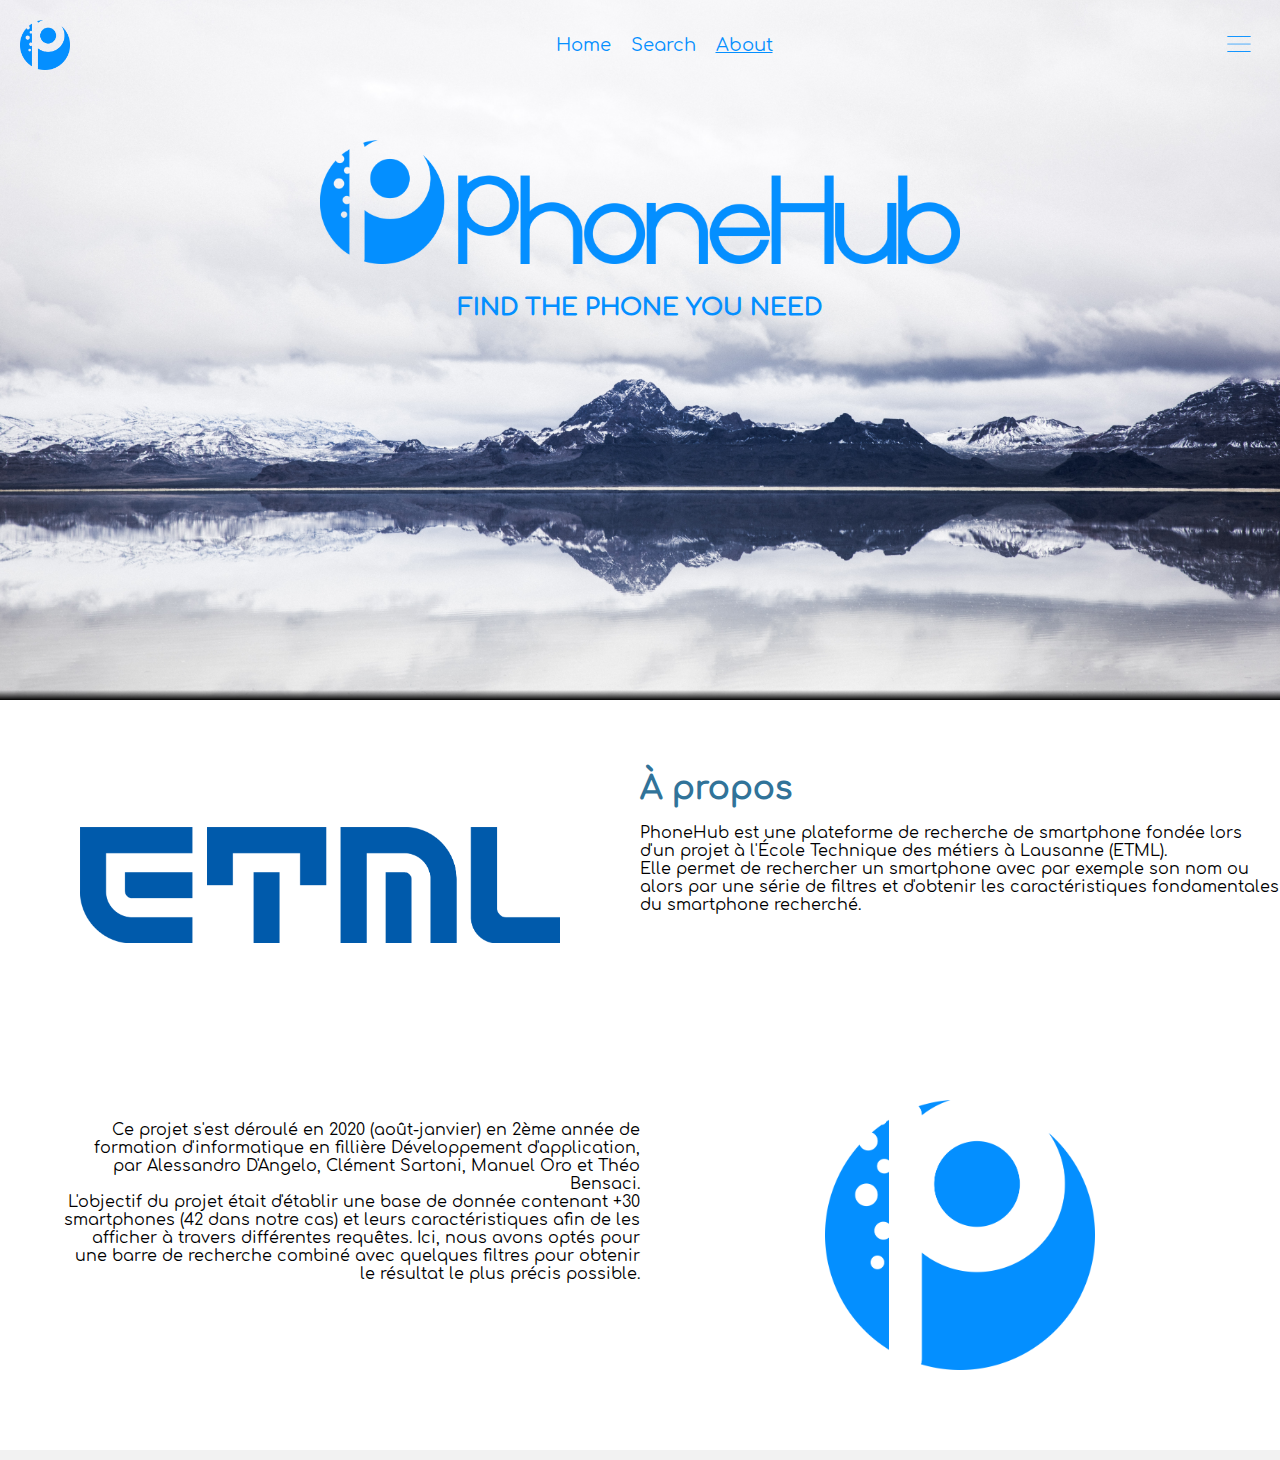
<file: NewSiteProjetSQL/html/about.html>
<!DOCTYPE html>
<html lang="fr">
    <head>
        <!--
            By      : Alessandro D'Angelo
            Date        : 09.12.2020
            Desc : About Page for PhoneHub
        -->
        <title>PhoneHub Home</title>
        <meta charset="utf-8">
        <link rel="stylesheet" type="text/css" href="../css/style.css">
        <script src="../js/HomeFunction.js"></script> 
        <script src="../js/PhoneSlotClass.js"></script>
        <script src="../js/GenGlobalEllement.js"></script>
    </head>
    <body onload="genPhoneListe(); GenEllement();">
        <div id="Container">
            <div id="FirstView">
                <div class="Menu">
                    <img id="ShortLogo" src="../oder/Image/LogoShort.png" alt="PhoneHub short logo">
                    <ul>
                        <li><a href="../html/home.html">Home</a></li>
                        <li><a href="../html/Search.html">Search</a></li>
                        <li><a id="Selected" href="../html/about.html">About</a></li>
                    </ul>
                    <button><img id="MenuIcon" src="../oder/Image/MenuIcon.png" alt="Menu icon"></button>
                </div>
                <div id="SearchTitle">
                    <img id="LongLogo" src="../oder/Image/LogoLong.png" width="50%" alt="PhoneHub long logo">
                    <h2 id="SubTitle">FIND THE PHONE YOU NEED</h2>
                </div>
                <div id="Shadow"></div>
            </div>
            </div>
            <div id="HomeAbout">
                <div class="AboutParagraphe">
                    <div id="Image">
                        <img id="EtmlLogo" src="../oder/Image/etml.png" alt="ETML logo">
                    </div>
                    <div id="Text">
                        <div id="AboutTitle">
                            <h1 id ="AboutTitle" style="color: #317399;">&Agrave; propos</h1>
                        </div>
                        <p"><br>PhoneHub est une plateforme de recherche de smartphone fond&eacute;e lors d'un projet &agrave; l'&Eacute;cole Technique des m&eacute;tiers &agrave; Lausanne (ETML).<br>Elle permet de rechercher un smartphone avec par exemple son nom ou alors par une s&eacute;rie de filtres et d'obtenir les caract&eacute;ristiques fondamentales du smartphone recherch&eacute;.</p>
                        <p>&nbsp;</p>
                    </div>
                </div>
                <div class="AboutParagraphe">
                    <div id="TextLeft">
                        <h1></h1>
                        <div id="Txt">
                            <p>
                                Ce projet s'est d&eacute;roul&eacute; en 2020 (ao&ucirc;t-janvier) en 2&egrave;me ann&eacute;e de formation d'informatique en fillière Développement d'application, par Alessandro D'Angelo, Cl&eacute;ment Sartoni, Manuel Oro et Th&eacute;o Bensaci.<br>L'objectif du projet &eacute;tait d'&eacute;tablir une base de donn&eacute;e contenant +30 smartphones (42 dans notre cas) et leurs caract&eacute;ristiques afin de les afficher &agrave; travers diff&eacute;rentes requ&ecirc;tes. Ici, nous avons opt&eacute;s pour une barre de recherche combin&eacute; avec quelques filtres pour obtenir le r&eacute;sultat le plus pr&eacute;cis possible.
                            </p>
                        <p>&nbsp;</p>
                        </div>
                    </div>
                    <div id="Image">
                        <img src="../oder/Image/LogoShort.png" alt="Logo">
                    </div>
                </div>
            </div>
            <footer>
            </footer>
        </div>
    </body>
</html>
</file>
<file: NewSiteProjetSQL/css/style.css>
/*
    ETML
    By : Theo Bensaci
    Date : 24.11.2020
    Desc : style du site "PhoneHub"
*/

/* Graphical Chart Setup */
    :root{
        --fontColor: #048FFF;
        --borderColor: #00549A;
    }
    /* Font Set-up */
    @font-face {
        font-family: PhoneHubFont;
        src: url("../oder/Font/Comfortaa.ttf");
    }

/* style setup */
body{
    margin: 0;
}

#Container{
    margin: 0;
    padding: 0;
    font-family: PhoneHubFont;
}
    #FirstView{
        background-image: url("../oder/Image/BackGroundFirstViewDiv.jpg");
        background-size: 100%;
        background-position: center;
        margin: 0;
        height: 700px;
        display: flex;
        flex-direction: column;
        position: relative;
    }


        .Menu{
            display: flex;
            height: 50px;
            justify-items: center;
            justify-content: space-between;
            margin: 20px;
        }
        .Menu ul{
            display: flex;
            margin:0;
            list-style-type: none;
            font-style: normal;
            font-family: PhoneHubFont;
            font-size: large;
            color: var(--fontColor);
        }
        .Menu ul li {
            margin: 10px;
            text-align: center;
            align-self: center;
        }
        .Menu ul li a{
            color: var(--fontColor);
            text-decoration: none;
        }
        .Menu ul li #Selected{
            color: var(--fontColor);
            text-decoration: underline;
        }
        .Menu button{
            background-color: transparent;
            border-style: none;
        }
        .Menu #ShortLogo{
            width: 50px;
            height: 50px;
        }
        .Menu #SearchContent{
            opacity: 0;
            position: absolute;
            right: 35px;
            top: 11px;
            width: 0px;
            transition: width 0.5s, opacity 0.5s;
        }
        .Menu #MenuIcon{
            width: 30px;
            height: 30px;
            position: relative;
            z-index: 1;
        }
        #SearchContent .Search{
            width: 100%;
        }
        .Menu #SearchMenu:hover #SearchContent {
            opacity: 1;
            width: 300px;
        }



        #SearchTitle{
            display: flex;
            flex-direction: column;
            align-items: center;
            margin-top: 50px;
        }
            #SearchTitle #SubTitle{
                margin-top: 30px;
                list-style-type: none;
                font-style: normal;
                font-family: PhoneHubFont;
                color: var(--fontColor);
            }
.Search{
    display: flex;
    justify-content: space-between;
    align-items: center;

    background-color: white;
    border-radius: 50px;
    border-color: var(--borderColor);
    border-width: 5px;
    border-style: solid;
    height: 40px;
    width: 50%;
    padding-left: 10px;
    padding-right: 10px;
}
    .Search img{
        height: 30px;
    }
    .Search button{
        background-color: transparent;
        border-style: none;
    }
    .Search input{
        background-color: transparent;
        border-style: none;
        width: 95%;
        font-style: normal;
        font-family: PhoneHubFont;
        color: var(--fontColor);
        font-size: medium;
    }

        #Shadow{
            position: absolute;
            bottom: 0px;
            width: 100%;
            background: rgb(0,0,0) 0%;
            background: linear-gradient(0deg, rgba(0,0,0,1) 0%, rgba(0,0,0,0) 100%);
            height: 10px;
        }
    #PhoneShow{
        background-image: url("../oder/Image/PhoneShowBackground1.jpg");
        background-size: 100%;
        background-position: center;
        margin: 0;
        display: flex;
        flex-direction: column;
        position: relative;
        justify-content: center;
        height: 600px;
        font-style: normal;
        font-family: PhoneHubFont;
        color: white;
        font-size: medium;

        position: relative;
    }
        #PhoneShow #PhoneWindow{
            display: flex;
            justify-content: space-between;
        }
            #PhoneShow #PhoneWindow .switch{
                background-color: transparent;
                border-style: none;
                transition-duration: 0.4s;
                cursor: pointer;

                --bntSize:25px;
                --bntColor: rgba(255, 255, 255, 0.5);
            }
            #PhoneShow #PhoneWindow .switch:hover{
                background-color: transparent;
                border-style: none;

                --bntColor: white;
            }
            #PhoneShow #PhoneWindow .switch .arrow-left{
                width: 0; 
                height: 0; 
                border-top: var(--bntSize) solid transparent;
                border-bottom: var(--bntSize) solid transparent; 
                
                border-right:var(--bntSize) solid var(--bntColor); 
            }
            #PhoneShow #PhoneWindow .switch .arrow-right{
                width: 0; 
                height: 0; 
                border-top: var(--bntSize) solid transparent;
                border-bottom: var(--bntSize) solid transparent; 
                
                border-left:var(--bntSize) solid var(--bntColor); 
            }

            #PhoneShow #PhoneWindow #PhoneInfo{
                display: flex;
                width: 100%;
            }
                #PhoneShow #PhoneWindow #PhoneInfo #Desc{
                    display: flex;
                    flex-direction: column;
                }
                #PhoneShow #PhoneWindow #PhoneInfo #Desc h1{
                    font-size: 50px;
                }
                #PhoneShow #PhoneWindow #PhoneInfo #Desc h2{
                    margin: 5px;
                    font-weight: normal;
                }
                #PhoneShow #PhoneWindow #PhoneInfo a #PhoneImage{
                    width: 500px;
                    height: 500px;
                }

        #PhoneShow #Price{
            position: absolute;
            bottom: 50px;
            right: 5%;
            font-size: 40px;
            margin: 0;
        }

        #PhoneShow #PageView{
            display: flex;
            justify-content: center;
            align-items: center;
        }
            #PhoneShow #PageView .PageBnt{
                --size:20px;
                height: var(--size);
                width: var(--size);
                border-radius: 90px;
                border-style: none;
                margin: 10px;
                background-color: rgb(204, 204, 204);

                transition-duration: 0.4s;
                cursor: pointer;
            }
                #PhoneShow #PageView .PageBnt:hover{
                    --size:30px;
                    height: var(--size);
                    width: var(--size);
                    background-color: white;
                }

                #PhoneShow #PageView #Selected{
                    --size:30px;
                    height: var(--size);
                    width: var(--size);
                    background-color: white;
                }

    #PhoneList{
        padding-top: 20px;
        background-color: #F2F2F2;
        background-size: 100%;
        background-position: bottom;
        display: flex;
        width: 100%;
        flex-direction: column;
    }
        #PhoneSwitch{
            display: flex;
            width: 100%;
            justify-content: space-between;
        }
            #PhoneSwitch #PhoneContender{
                display: flex;
                width: 90%;
                justify-content: space-between;
            }
            #PhoneList .switch{
                background-color: transparent;
                border-style: none;
                transition-duration: 0.4s;
                cursor: pointer;

                --bntSize:25px;
                --bntColor:  #048eff6e;

            }
            #PhoneList .switch:hover{
                background-color: transparent;
                border-style: none;

                --bntColor:  #048FFF;
            }
            #PhoneList .switch .arrow-left{
                width: 0; 
                height: 0; 
                border-top: var(--bntSize) solid transparent;
                border-bottom: var(--bntSize) solid transparent; 
                
                border-right:var(--bntSize) solid var(--bntColor); 
            }
             .switch .arrow-right{
                width: 0; 
                height: 0; 
                border-top: var(--bntSize) solid transparent;
                border-bottom: var(--bntSize) solid transparent; 
                
                border-left:var(--bntSize) solid var(--bntColor); 
            }
            #PhoneList #PageView{
                display: flex;
                justify-content: center;
                align-items: center;
            }
            #PhoneList  #PageView .PageBnt{
                    --size:20px;
                    height: var(--size);
                    width: var(--size);
                    border-radius: 90px;
                    border-style: none;
                    margin: 10px;
                    background-color: #048eff6e;
    
                    transition-duration: 0.4s;
                    cursor: pointer;
                }
                #PhoneList #PageView .PageBnt:hover{
                        --size:25px;
                        height: var(--size);
                        width: var(--size);
                        background-color: #048FFF;
                    }
    
                    #PhoneList  #PageView #Selected{
                        --size:25px;
                        height: var(--size);
                        width: var(--size);
                        background-color: #048FFF;
                    }
        #Wave{
            width: 100%;
            height: 150px;
            background-image: url("../oder/Image/WavebackGround.png");
            background-size: 100%;
            background-repeat: repeat-x;
        }
    #HomeAbout{
        background-color: white;
        width: 100%;
        height: 700px;
    }
    
            
.PhoneSlots{
    padding-top: 10px;
    background-color: white;
    border-radius: 50px;
    display: flex;
    flex-direction: column;
    align-items: center;
    font-style: normal;
    font-family: PhoneHubFont;
    color: var(--fontColor);
    margin: 20px;
    animation-name: Spawn;
    animation-duration: 1s;
}
@keyframes Spawn {
    from {opacity: 0; transform: translateY(20px);}
    to {opacity: 1;transform: translateY(0);}
}
    .PhoneSlots img{
        width: 300px;
        height: 300px;
    }
    .PhoneSlots a{
        color: var(--fontColor);
        margin:0;
        justify-content: start;
    }
    .PhoneSlots h3{
        margin: 10px;
    }
    .PhoneSlots h2{
        margin:0;
        margin-bottom: 10px; 
    }

.AboutParagraphe{
    display: flex;
    align-content: center;
    font-style: normal;
    font-family: PhoneHubFont;
    justify-content: center;
    height: 300px;
    width: 100%;
    margin-top: 50px;
}
#EtmlLogo{
    width: 75%;
    object-fit: contain;
}
    .AboutParagraphe #Image{
        width: 50%;
        display: flex;
        object-fit: cover;
        flex-direction: column;
        align-items: center;
    }

}
.AboutParagraphe #AboutTitle h1{
    margin-top: -1%;
    padding-bottom:2%;
}

    .AboutParagraphe #Image img{
        height: 90%;
    }

    .AboutParagraphe #Text{
        width: 50%;
    }

        .AboutParagraphe #Text p{
            margin:0;
            width: 90%;
        }
        .AboutParagraphe #Text h1{
            margin-bottom:0;
        }

        .AboutParagraphe #TextLeft{
            width: 50%;
        }

            .AboutParagraphe #TextLeft #Txt p{
                margin:0;
                width: 90%;
                text-align: right;
                float: right;
            }
            .AboutParagraphe #TextLeft h1{
                margin-bottom:0;
                text-align: right;
            }

#SearchView{
    display: flex;
    flex-direction: column;
    position: relative;
    justify-content: center;
}
    #SearchView h1{
        color: var(--fontColor);
        text-align: center;
        margin: 100px;
    }
    #SearchView #FilterAndSearch{
        display: flex;
        padding: 20px;
        background-color: var(--fontColor);
    }
        #SearchView #FilterAndSearch #Filltrer{
            background-color: transparent;
            border-style: none;
            font-family: PhoneHubFont;
            color: white;
            font-size: larger;
        }
    #PhoneResult{
        background-color: #F2F2F2;
        min-height: 400px;
        display: flex;
        flex-wrap: wrap;
        justify-content: center;
        padding-left: 30px;
        padding-right: 30px;
    }

footer{
    width: 100%;
    background-color: #F2F2F2;
    padding-top:10px;
}
    footer div{
        display: flex;
        align-items: center;
        justify-content: space-around;
        height: 100%;
        width: 100%;
    }
    footer img{
        height: 100px;
    }
    footer ul{
        margin:0;
        list-style-type: none;
        font-style: normal;
        font-family: PhoneHubFont;
        font-size: large;
        color: var(--fontColor);
    }
    footer ul a {
        text-decoration: none;
        color: var(--fontColor);
    }


/*Default object Spawn*/
.CreateAnimation{
    animation-name: Create;
    animation-duration: 1s;
}
@keyframes Create {
    from {opacity: 0}
    to {opacity: 1}
}
</file>
